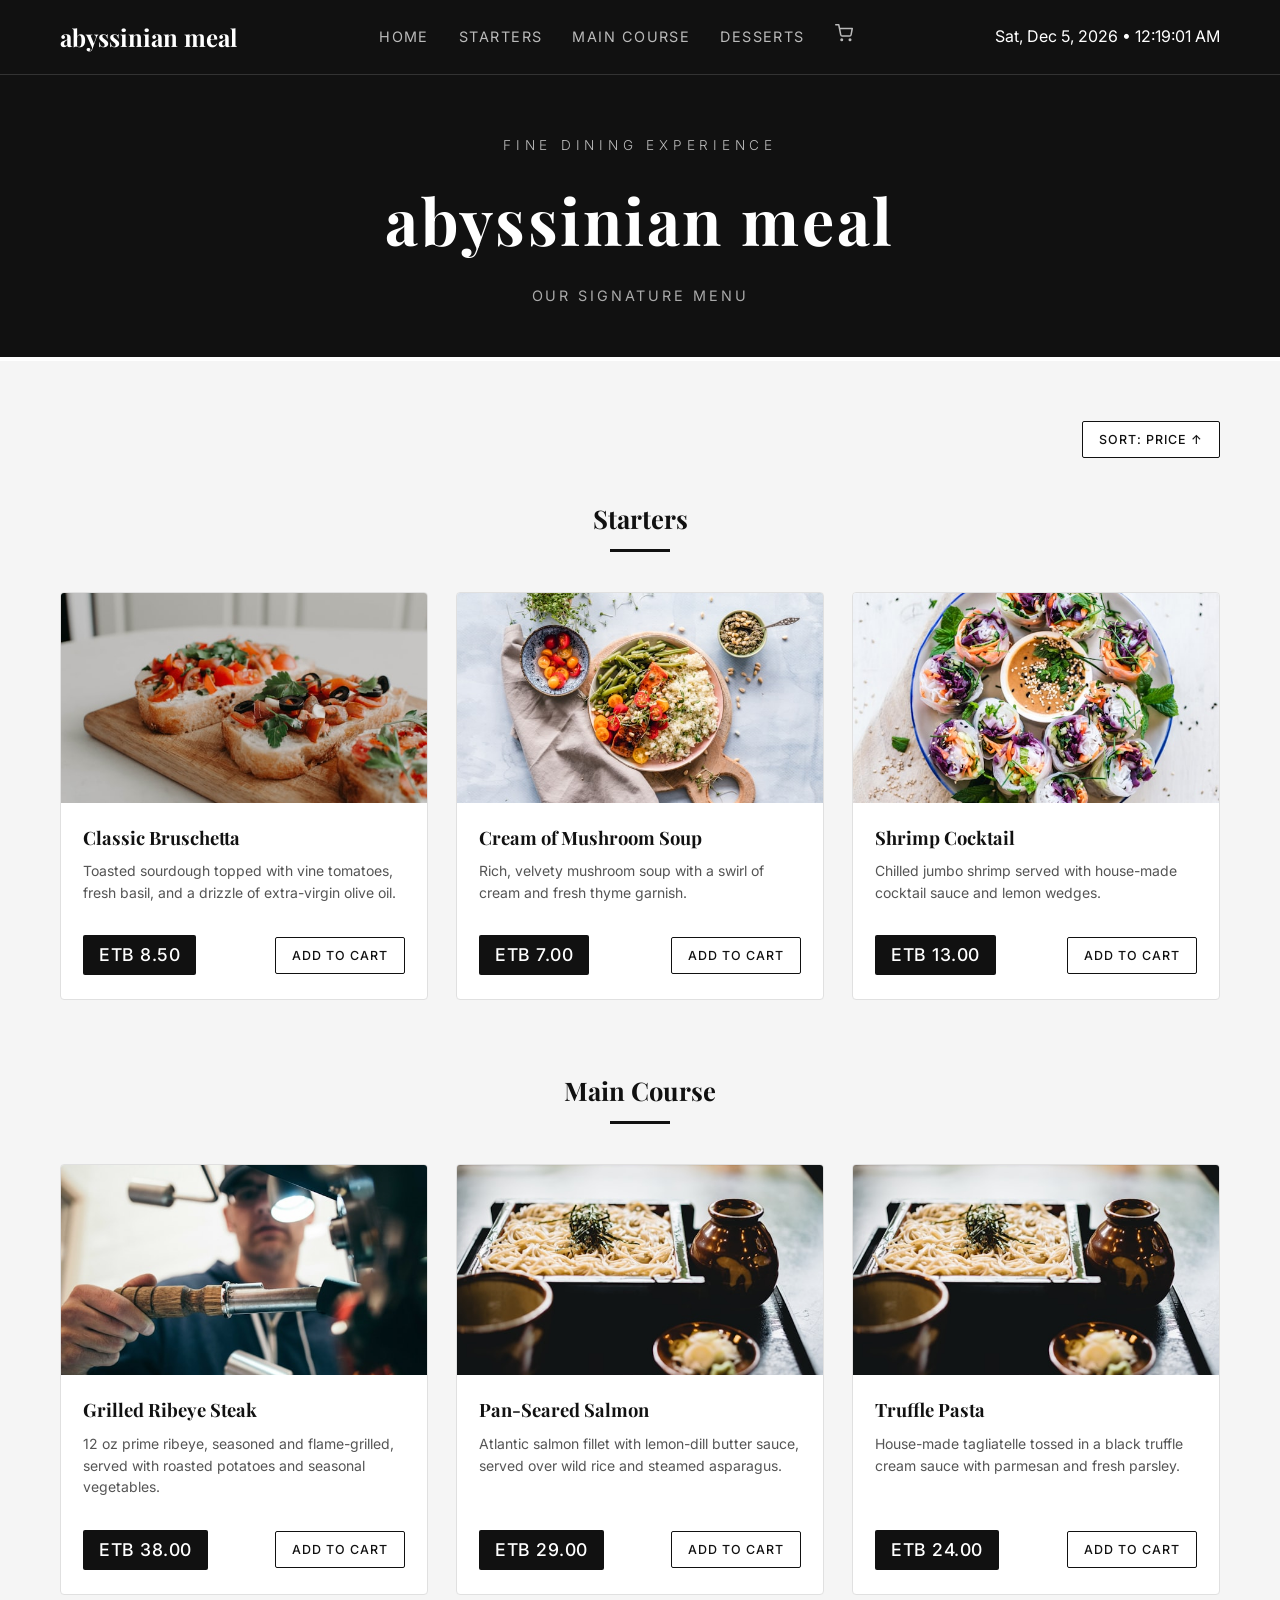
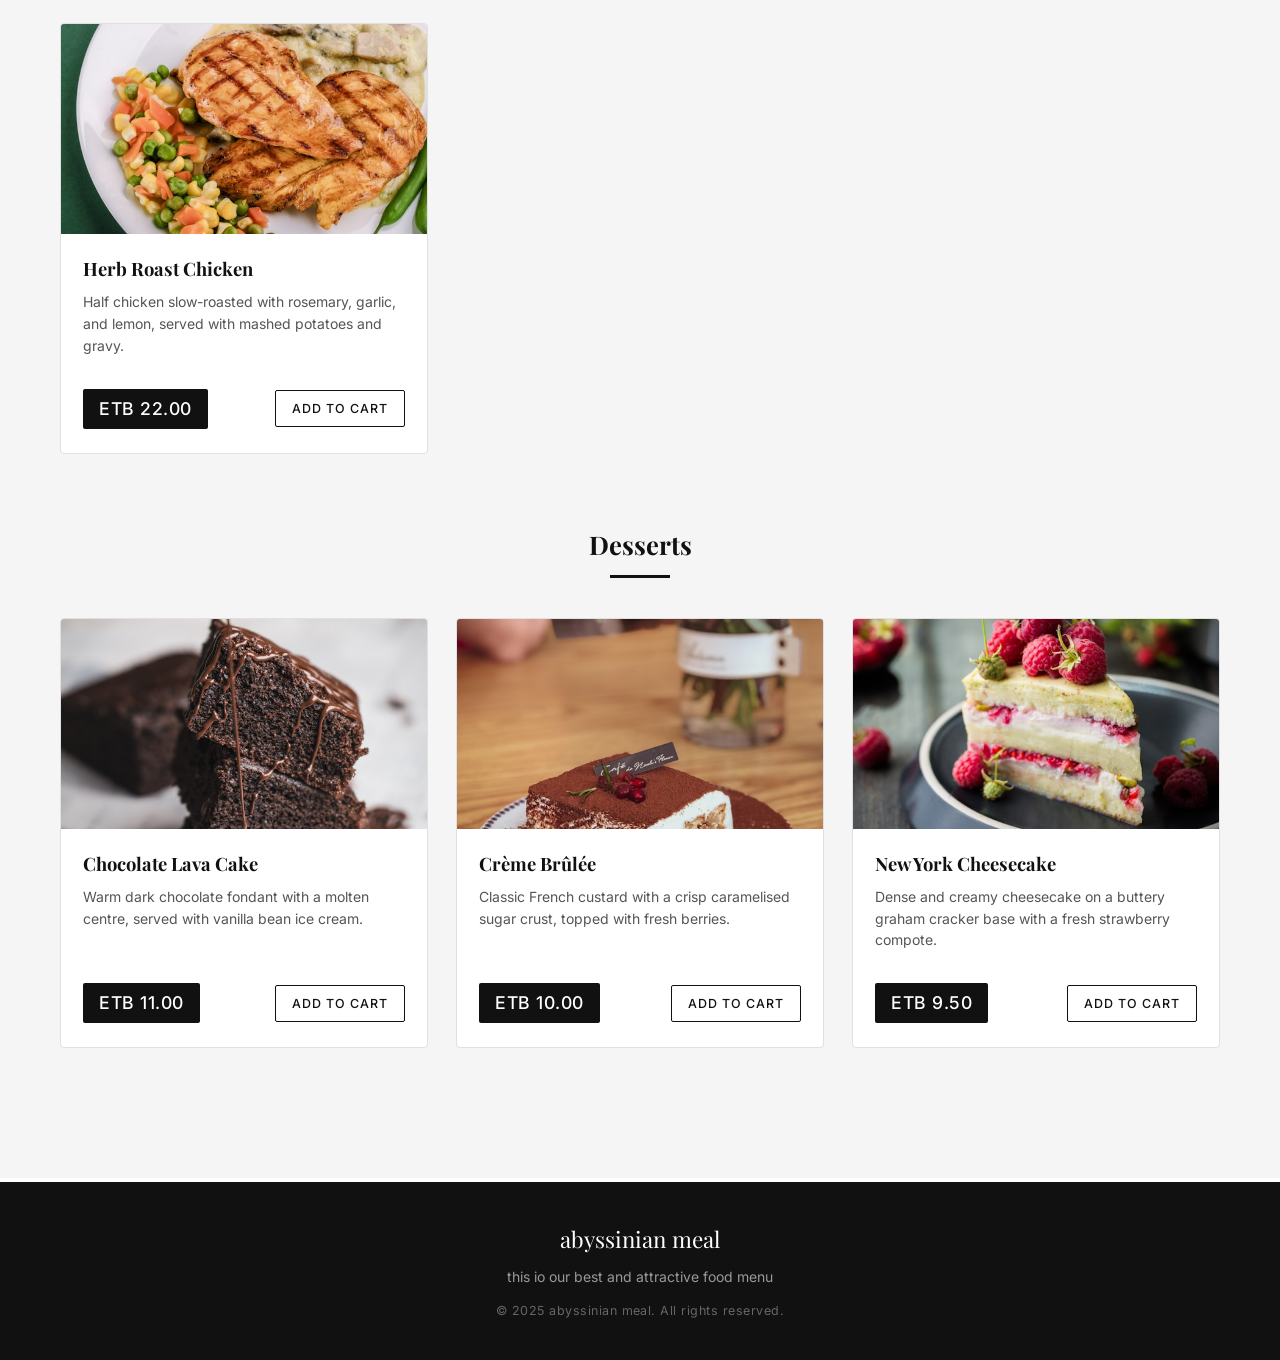
<file: index.html>
<!doctype html>
<html lang="en">
  <head>
    <meta charset="UTF-8" />
    <meta name="viewport" content="width=device-width, initial-scale=1.0" />
    <title>abyssinian meal — Food Menu</title>
    <link rel="stylesheet" href="style.css" />
    <link
      href="https://fonts.googleapis.com/css2?family=Playfair+Display:wght@400;700&family=Inter:wght@300;400;500&display=swap"
      rel="stylesheet"
    />
  </head>
  <body>
    <nav class="navbar">
      <div class="nav-container">
        <a href="#" class="logo">abyssinian meal</a>

        <ul class="nav-links">
          <li><a href="#">Home</a></li>
          <li><a href="#starters">Starters</a></li>
          <li><a href="#main-course">Main Course</a></li>
          <li><a href="#desserts">Desserts</a></li>
          <li>
            

            <a href="cart.html" class="nav-cart" aria-label="Go to cart">
              <svg
                class="nav-cart-icon"
                width="18"
                height="18"
                viewBox="0 0 24 24"
                fill="none"
                stroke="currentColor"
                stroke-width="2"
                stroke-linecap="round"
                stroke-linejoin="round"
                aria-hidden="true"
              >
                <circle cx="9" cy="21" r="1"></circle>
                <circle cx="20" cy="21" r="1"></circle>
                <path
                  d="M1 1h4l2.68 13.39a2 2 0 0 0 2 1.61h9.72a2 2 0 0 0 2-1.61L23 6H6"
                ></path>
              </svg>
              <span id="cart-badge" class="cart-badge is-hidden">0</span>
            </a>
          </li>
        </ul>
        <div id="datetime" class="datetime"></div>
      </div>
    </nav>
    <header class="site-header">
      <div class="header-inner">
        <p class="hotel-tagline">Fine Dining Experience</p>
        <h1 class="hotel-name">abyssinian meal</h1>
        <p class="hotel-subtitle">Our Signature Menu</p>
      </div>
    </header>

    <main>
      <div class="sort-bar">
        <button type="button" id="sort-price" class="btn-sort"></button>
      </div>
      <section class="menu-section" id="starters">
        <h2 class="section-title">Starters</h2>
        <div class="menu-grid">
          <article class="card">
            <div class="card-img-wrapper">
              <img src="img/image1.png" alt="Bruschetta" />
            </div>
            <div class="card-body">
              <h3 class="card-name">Classic Bruschetta</h3>
              <p class="card-desc">
                Toasted sourdough topped with vine tomatoes, fresh basil, and a
                drizzle of extra-virgin olive oil.
              </p>
              <div class="card-actions">
                <span class="card-price">ETB 8.50</span>
                <button
                  type="button"
                  class="btn-add"
                  data-id="bruschetta"
                  data-name="Classic Bruschetta"
                  data-desc="Toasted sourdough topped with vine tomatoes, fresh basil, and a drizzle of extra-virgin olive oil."
                  data-price="8.50"
                  data-img="img/image1.png"
                >
                  Add to Cart
                </button>
              </div>
            </div>
          </article>

          <article class="card">
            <div class="card-img-wrapper">
              <img src="img/image2.png" alt="Cream of Mushroom Soup" />
            </div>
            <div class="card-body">
              <h3 class="card-name">Cream of Mushroom Soup</h3>
              <p class="card-desc">
                Rich, velvety mushroom soup with a swirl of cream and fresh
                thyme garnish.
              </p>
              <div class="card-actions">
                <span class="card-price">ETB 7.00</span>
                <button
                  type="button"
                  class="btn-add"
                  data-id="mushroom-soup"
                  data-name="Cream of Mushroom Soup"
                  data-desc="Rich, velvety mushroom soup with a swirl of cream and fresh thyme garnish."
                  data-price="7.00"
                  data-img="img/image2.png"
                >
                  Add to Cart
                </button>
              </div>
            </div>
          </article>

          <article class="card">
            <div class="card-img-wrapper">
              <img src="img/image3.png" alt="Shrimp Cocktail" />
            </div>
            <div class="card-body">
              <h3 class="card-name">Shrimp Cocktail</h3>
              <p class="card-desc">
                Chilled jumbo shrimp served with house-made cocktail sauce and
                lemon wedges.
              </p>
              <div class="card-actions">
                <span class="card-price">ETB 13.00</span>
                <button
                  type="button"
                  class="btn-add"
                  data-id="shrimp-cocktail"
                  data-name="Shrimp Cocktail"
                  data-desc="Chilled jumbo shrimp served with house-made cocktail sauce and lemon wedges."
                  data-price="13.00"
                  data-img="img/image3.png"
                >
                  Add to Cart
                </button>
              </div>
            </div>
          </article>
        </div>
      </section>
      <section class="menu-section" id="main-course">
        <h2 class="section-title">Main Course</h2>
        <div class="menu-grid">
          <article class="card">
            <div class="card-img-wrapper">
              <img src="img/image4.png" alt="Grilled Ribeye" />
            </div>
            <div class="card-body">
              <h3 class="card-name">Grilled Ribeye Steak</h3>
              <p class="card-desc">
                12 oz prime ribeye, seasoned and flame-grilled, served with
                roasted potatoes and seasonal vegetables.
              </p>
              <div class="card-actions">
                <span class="card-price">ETB 38.00</span>
                <button
                  type="button"
                  class="btn-add"
                  data-id="ribeye-steak"
                  data-name="Grilled Ribeye Steak"
                  data-desc="12 oz prime ribeye, seasoned and flame-grilled, served with roasted potatoes and seasonal vegetables."
                  data-price="38.00"
                  data-img="img/image4.png"
                >
                  Add to Cart
                </button>
              </div>
            </div>
          </article>

          <article class="card">
            <div class="card-img-wrapper">
              <img src="img/image5.png" alt="Pan-Seared Salmon" />
            </div>
            <div class="card-body">
              <h3 class="card-name">Pan-Seared Salmon</h3>
              <p class="card-desc">
                Atlantic salmon fillet with lemon-dill butter sauce, served over
                wild rice and steamed asparagus.
              </p>
              <div class="card-actions">
                <span class="card-price">ETB 29.00</span>
                <button
                  type="button"
                  class="btn-add"
                  data-id="pan-seared-salmon"
                  data-name="Pan-Seared Salmon"
                  data-desc="Atlantic salmon fillet with lemon-dill butter sauce, served over wild rice and steamed asparagus."
                  data-price="29.00"
                  data-img="img/image5.png"
                >
                  Add to Cart
                </button>
              </div>
            </div>
          </article>

          <article class="card">
            <div class="card-img-wrapper">
              <img src="img/image5.png" alt="Truffle Pasta" />
            </div>
            <div class="card-body">
              <h3 class="card-name">Truffle Pasta</h3>
              <p class="card-desc">
                House-made tagliatelle tossed in a black truffle cream sauce
                with parmesan and fresh parsley.
              </p>
              <div class="card-actions">
                <span class="card-price">ETB 24.00</span>
                <button
                  type="button"
                  class="btn-add"
                  data-id="truffle-pasta"
                  data-name="Truffle Pasta"
                  data-desc="House-made tagliatelle tossed in a black truffle cream sauce with parmesan and fresh parsley."
                  data-price="24.00"
                  data-img="img/image5.png"
                >
                  Add to Cart
                </button>
              </div>
            </div>
          </article>

          <article class="card">
            <div class="card-img-wrapper">
              <img src="img/image6.png" alt="Herb Roast Chicken" />
            </div>
            <div class="card-body">
              <h3 class="card-name">Herb Roast Chicken</h3>
              <p class="card-desc">
                Half chicken slow-roasted with rosemary, garlic, and lemon,
                served with mashed potatoes and gravy.
              </p>
              <div class="card-actions">
                <span class="card-price">ETB 22.00</span>
                <button
                  type="button"
                  class="btn-add"
                  data-id="roast-chicken"
                  data-name="Herb Roast Chicken"
                  data-desc="Half chicken slow-roasted with rosemary, garlic, and lemon, served with mashed potatoes and gravy."
                  data-price="22.00"
                  data-img="img/image6.png"
                >
                  Add to Cart
                </button>
              </div>
            </div>
          </article>
        </div>
      </section>

      <section class="menu-section" id="desserts">
        <h2 class="section-title">Desserts</h2>
        <div class="menu-grid">
          <article class="card">
            <div class="card-img-wrapper">
              <img src="img/image7.png" alt="Chocolate Lava Cake" />
            </div>
            <div class="card-body">
              <h3 class="card-name">Chocolate Lava Cake</h3>
              <p class="card-desc">
                Warm dark chocolate fondant with a molten centre, served with
                vanilla bean ice cream.
              </p>
              <div class="card-actions">
                <span class="card-price">ETB 11.00</span>
                <button
                  type="button"
                  class="btn-add"
                  data-id="lava-cake"
                  data-name="Chocolate Lava Cake"
                  data-desc="Warm dark chocolate fondant with a molten centre, served with vanilla bean ice cream."
                  data-price="11.00"
                  data-img="img/image7.png"
                >
                  Add to Cart
                </button>
              </div>
            </div>
          </article>

          <article class="card">
            <div class="card-img-wrapper">
              <img src="img/image8.png" alt="Crème Brûlée" />
            </div>
            <div class="card-body">
              <h3 class="card-name">Crème Brûlée</h3>
              <p class="card-desc">
                Classic French custard with a crisp caramelised sugar crust,
                topped with fresh berries.
              </p>
              <div class="card-actions">
                <span class="card-price">ETB 10.00</span>
                <button
                  type="button"
                  class="btn-add"
                  data-id="creme-brulee"
                  data-name="Crème Brûlée"
                  data-desc="Classic French custard with a crisp caramelised sugar crust, topped with fresh berries."
                  data-price="10.00"
                  data-img="img/image8.png"
                >
                  Add to Cart
                </button>
              </div>
            </div>
          </article>

          <article class="card">
            <div class="card-img-wrapper">
              <img src="img/image9.png" alt="New York Cheesecake" />
            </div>
            <div class="card-body">
              <h3 class="card-name">New York Cheesecake</h3>
              <p class="card-desc">
                Dense and creamy cheesecake on a buttery graham cracker base
                with a fresh strawberry compote.
              </p>
              <div class="card-actions">
                <span class="card-price">ETB 9.50</span>
                <button
                  type="button"
                  class="btn-add"
                  data-id="cheesecake"
                  data-name="New York Cheesecake"
                  data-desc="Dense and creamy cheesecake on a buttery graham cracker base with a fresh strawberry compote."
                  data-price="9.50"
                  data-img="img/image9.png"
                >
                  Add to Cart
                </button>
              </div>
            </div>
          </article>
        </div>
      </section>
    </main>

    <footer class="site-footer">
      <div class="footer-inner">
        <p class="footer-name">abyssinian meal</p>
        <p class="footer-detail">this io our best and attractive food menu</p>
        <p class="footer-copy">
          &copy; 2025 abyssinian meal. All rights reserved.
        </p>
      </div>
    </footer>

    <script src="cart.js"></script>
  </body>
</html>
</file>
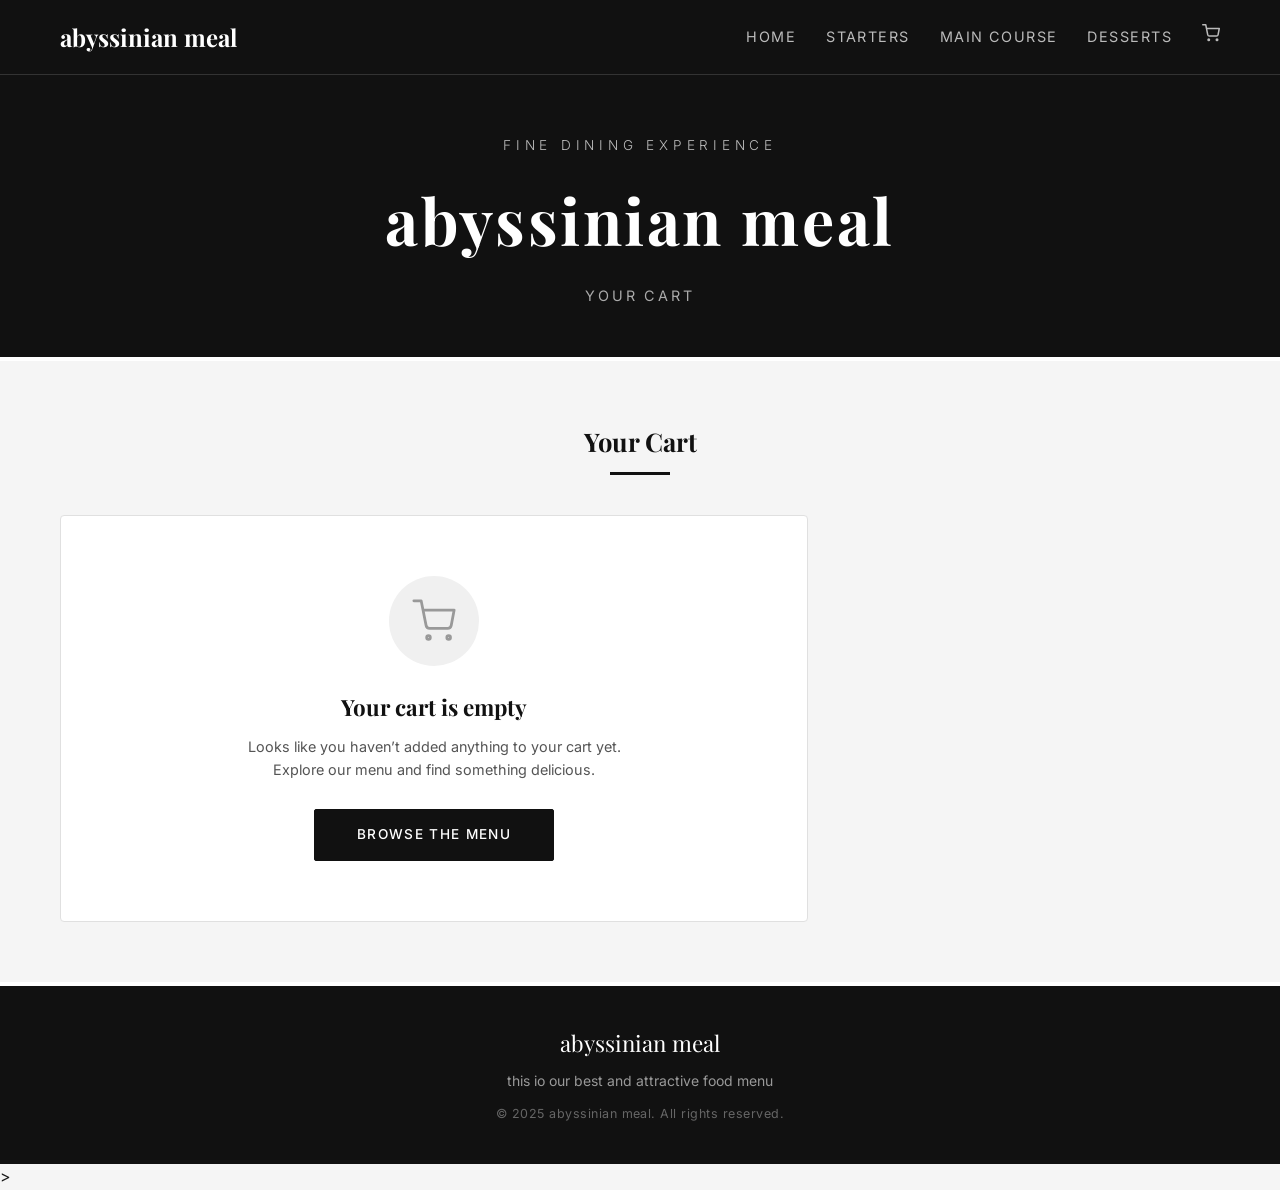
<file: cart.html>
<!doctype html>
<html lang="en">
  <head>
    <meta charset="UTF-8" />
    <meta name="viewport" content="width=device-width, initial-scale=1.0" />
    <title>abyssinian meal — Your Cart</title>
    <link rel="stylesheet" href="style.css" />
    <link rel="stylesheet" href="cart.css" />
    <link
      href="https://fonts.googleapis.com/css2?family=Playfair+Display:wght@400;700&family=Inter:wght@300;400;500&display=swap"
      rel="stylesheet"
    />
  </head>
  <body>
    <nav class="navbar">
      <div class="nav-container">
        <a href="index.html" class="logo">abyssinian meal</a>

        <ul class="nav-links">
          <li><a href="index.html">Home</a></li>
          <li><a href="index.html#starters">Starters</a></li>
          <li><a href="index.html#main-course">Main Course</a></li>
          <li><a href="index.html#desserts">Desserts</a></li>
          <li>
            <a href="cart.html" class="nav-cart" aria-label="Go to cart">
              <svg
                class="nav-cart-icon"
                width="18"
                height="18"
                viewBox="0 0 24 24"
                fill="none"
                stroke="currentColor"
                stroke-width="2"
                stroke-linecap="round"
                stroke-linejoin="round"
                aria-hidden="true"
              >
                <circle cx="9" cy="21" r="1"></circle>
                <circle cx="20" cy="21" r="1"></circle>
                <path d="M1 1h4l2.68 13.39a2 2 0 0 0 2 1.61h9.72a2 2 0 0 0 2-1.61L23 6H6"></path>
              </svg>
              <span id="cart-badge" class="cart-badge is-hidden">0</span>
            </a>
          </li>
        </ul>
      </div>
    </nav>

    <header class="site-header">
      <div class="header-inner">
        <p class="hotel-tagline">Fine Dining Experience</p>
        <h1 class="hotel-name">abyssinian meal</h1>
        <p class="hotel-subtitle">Your Cart</p>
      </div>
    </header>

    <main class="cart-main">
      <h2 class="section-title">Your Cart</h2>
      <p id="cart-count-line" class="cart-count-line is-hidden">
        You have <span id="cart-count">0</span> item(s) in your cart.
      </p>

      <div class="cart-layout">
        <section class="cart-content" aria-label="Cart items">
          <div id="cart-empty" class="cart-empty is-hidden">
            <div class="cart-empty-icon" aria-hidden="true">
              <svg
                viewBox="0 0 24 24"
                fill="none"
                stroke="currentColor"
                stroke-width="1.5"
                stroke-linecap="round"
                stroke-linejoin="round"
              >
                <circle cx="9" cy="21" r="1"></circle>
                <circle cx="20" cy="21" r="1"></circle>
                <path d="M1 1h4l2.68 13.39a2 2 0 0 0 2 1.61h9.72a2 2 0 0 0 2-1.61L23 6H6"></path>
              </svg>
            </div>
            <h3 class="cart-empty-title">Your cart is empty</h3>
            <p class="cart-empty-text">
              Looks like you haven&rsquo;t added anything to your cart yet.
              Explore our menu and find something delicious.
            </p>
            <a href="index.html" class="btn-browse">Browse the Menu</a>
          </div>

          <div id="cart-items" class="cart-items"></div>
        </section>

        <aside id="cart-summary" class="order-summary is-hidden" aria-label="Order summary">
          <h3 class="summary-title">Order Summary</h3>
          <div class="summary-rows">
            <div class="summary-row">
              <span>Subtotal</span>
              <span class="value" id="summary-subtotal">$0.00</span>
            </div>
            <div class="summary-row">
              <span>Delivery Fee</span>
              <span class="value" id="summary-delivery">$0.00</span>
            </div>
            <div class="summary-row">
              <span>Tax</span>
              <span class="value" id="summary-tax">$0.00</span>
            </div>
            <div class="summary-row">
              <span>Discount</span>
              <span class="value summary-discount" id="summary-discount">$0.00</span>
            </div>
          </div>
          <div class="summary-total">
            <span class="label">Grand Total</span>
            <span class="value" id="summary-grand">$0.00</span>
          </div>
          <button type="button" id="place-order" class="btn-place-order">
            Place Order
          </button>
          <a href="index.html" class="btn-continue">Continue Ordering</a>
        </aside>
      </div>
    </main>

    <div
      id="order-modal"
      class="order-modal"
      role="dialog"
      aria-modal="true"
      aria-labelledby="order-modal-title"
    >
      <div class="order-modal-box">
        <div class="order-modal-icon" aria-hidden="true">
          <svg
            viewBox="0 0 24 24"
            fill="none"
            stroke="currentColor"
            stroke-width="2.5"
            stroke-linecap="round"
            stroke-linejoin="round"
          >
            <polyline points="20 6 9 17 4 12"></polyline>
          </svg>
        </div>
        <h3 id="order-modal-title" class="order-modal-title">Order Placed!</h3>
        <p class="order-modal-text">
          Thank you for your order. Our kitchen is already preparing your meal.
        </p>
        <a href="index.html" class="btn-browse">Continue Ordering</a>
      </div>
    </div>

    <footer class="site-footer">
      <div class="footer-inner">
        <p class="footer-name">abyssinian meal</p>
        <p class="footer-detail">this io our best and attractive food menu</p>
        <p class="footer-copy">
          &copy; 2025 abyssinian meal. All rights reserved.
        </p>
      </div>
    </footer>

    <script src="cart.js"></script>
  </body>
</html>
>
</html>
</file>
<file: style.css>
* {
  box-sizing: border-box;
  margin: 0;
  padding: 0;
}

html {
  scroll-behavior: smooth;
}

body {
  font-family: "Inter", sans-serif;
  background-color: #f5f5f5;
  color: #1a1a1a;
  line-height: 1.6;
}
.navbar {
  background-color: #111111;
  color: white;
  position: sticky;
  top: 0;
  z-index: 1000;
  border-bottom: 1px solid #333;
}

.nav-container {
  max-width: 1200px;
  margin: auto;
  padding: 18px 20px;
  display: flex;
  justify-content: space-between;
  align-items: center;
}

.logo {
  font-family: "Playfair Display", serif;
  font-size: 1.5rem;
  color: white;
  text-decoration: none;
  font-weight: 700;
}

.nav-links {
  display: flex;
  list-style: none;
  gap: 30px;
}

.nav-links a {
  color: #bbbbbb;
  text-decoration: none;
  font-size: 0.9rem;
  text-transform: uppercase;
  letter-spacing: 0.1em;
  transition: color 0.3s ease;
}

.nav-links a:hover {
  color: white;
}

img {
  display: block;
  width: 100%;
  height: 100%;
  object-fit: cover;
}

.site-header {
  background-color: #111111;
  color: #ffffff;
  text-align: center;
  padding: 60px 20px 50px;
  border-bottom: 4px solid #ffffff;
}

.hotel-tagline {
  font-family: "Inter", sans-serif;
  font-weight: 300;
  font-size: 0.85rem;
  letter-spacing: 0.35em;
  text-transform: uppercase;
  color: #bbbbbb;
  margin-bottom: 12px;
}

.hotel-name {
  font-family: "Playfair Display", serif;
  font-size: clamp(2.2rem, 6vw, 4rem);
  font-weight: 700;
  letter-spacing: 0.04em;
  color: #ffffff;
  margin-bottom: 12px;
}

.hotel-subtitle {
  font-family: "Inter", sans-serif;
  font-size: 0.9rem;
  font-weight: 400;
  letter-spacing: 0.2em;
  text-transform: uppercase;
  color: #aaaaaa;
}

main {
  max-width: 1200px;
  margin: 0 auto;
  padding: 60px 20px;
}

.menu-section {
  margin-bottom: 70px;
  scroll-margin-top: 100px;
}

.sort-bar {
  display: flex;
  justify-content: flex-end;
  margin-bottom: 40px;
}

.btn-sort {
  font-family: "Inter", sans-serif;
  font-size: 0.78rem;
  font-weight: 500;
  text-transform: uppercase;
  letter-spacing: 0.08em;
  color: #111111;
  background-color: #ffffff;
  border: 1px solid #111111;
  padding: 10px 16px;
  border-radius: 2px;
  cursor: pointer;
  transition:
    background-color 0.25s ease,
    color 0.25s ease,
    transform 0.15s ease;
}

.btn-sort:hover {
  background-color: #111111;
  color: #ffffff;
}

.btn-sort:active {
  transform: scale(0.97);
}

.section-title {
  font-family: "Playfair Display", serif;
  font-size: 1.6rem;
  font-weight: 700;
  color: #111111;
  text-align: center;
  margin-bottom: 10px;
  position: relative;
}

.section-title::after {
  content: "";
  display: block;
  width: 60px;
  height: 3px;
  background-color: #111111;
  margin: 10px auto 40px;
}
.menu-grid {
  display: grid;
  grid-template-columns: repeat(auto-fill, minmax(280px, 1fr));
  gap: 28px;
}

.card {
  background-color: #ffffff;
  border: 1px solid #e0e0e0;
  border-radius: 4px;
  overflow: hidden;
  display: flex;
  flex-direction: column;
  transition:
    transform 0.25s ease,
    box-shadow 0.25s ease;
}

.card:hover {
  transform: translateY(-6px);
  box-shadow: 0 12px 28px rgba(0, 0, 0, 0.12);
}

.card-img-wrapper {
  width: 100%;
  height: 210px;
  overflow: hidden;
  background-color: #e8e8e8;
}

.card-img-wrapper img {
  transition: transform 0.4s ease;
}

.card:hover .card-img-wrapper img {
  transform: scale(1.06);
}

.card-body {
  padding: 20px 22px 24px;
  display: flex;
  flex-direction: column;
  flex: 1;
}

.card-name {
  font-family: "Playfair Display", serif;
  font-size: 1.15rem;
  font-weight: 700;
  color: #111111;
  margin-bottom: 8px;
}

.card-desc {
  font-size: 0.875rem;
  color: #555555;
  line-height: 1.55;
  flex: 1;
  margin-bottom: 16px;
}

.card-price {
  display: inline-block;
  font-size: 1.1rem;
  font-weight: 500;
  color: #ffffff;
  background-color: #111111;
  padding: 6px 16px;
  border-radius: 2px;
  align-self: flex-start;
  letter-spacing: 0.03em;
}

.site-footer {
  background-color: #111111;
  color: #bbbbbb;
  text-align: center;
  padding: 40px 20px;
  border-top: 4px solid #ffffff;
}

.footer-name {
  font-family: "Playfair Display", serif;
  font-size: 1.4rem;
  color: #ffffff;
  margin-bottom: 8px;
}

.footer-detail {
  font-size: 0.875rem;
  margin-bottom: 12px;
  color: #999999;
}

.footer-copy {
  font-size: 0.78rem;
  color: #666666;
  letter-spacing: 0.04em;
}

@media (max-width: 768px) {
  .site-header {
    padding: 44px 16px 36px;
  }

  main {
    padding: 40px 16px;
  }

  .menu-grid {
    grid-template-columns: repeat(auto-fill, minmax(240px, 1fr));
    gap: 20px;
  }
  .nav-container {
    flex-direction: column;
    gap: 15px;
  }

  .nav-links {
    gap: 15px;
    flex-wrap: wrap;
    justify-content: center;
  }

  .nav-links a {
    font-size: 0.75rem;
  }
}

@media (max-width: 480px) {
  .menu-grid {
    grid-template-columns: 1fr;
  }

  .card-img-wrapper {
    height: 190px;
  }
}

.card-actions {
  display: flex;
  align-items: center;
  justify-content: space-between;
  gap: 12px;
  margin-top: 16px;
}

.btn-add {
  font-family: "Inter", sans-serif;
  font-size: 0.78rem;
  font-weight: 500;
  text-transform: uppercase;
  letter-spacing: 0.08em;
  color: #111111;
  background-color: #ffffff;
  border: 1px solid #111111;
  padding: 10px 16px;
  border-radius: 2px;
  cursor: pointer;
  white-space: nowrap;
  transition:
    background-color 0.25s ease,
    color 0.25s ease,
    transform 0.15s ease;
}

.btn-add:hover {
  background-color: #111111;
  color: #ffffff;
}

.btn-add:active {
  transform: scale(0.97);
}

.nav-cart {
  display: inline-flex;
  align-items: center;
  gap: 6px;
  position: relative;
}

.nav-cart-icon {
  display: block;
  flex-shrink: 0;
}

.cart-badge {
  min-width: 18px;
  height: 18px;
  padding: 0 5px;
  border-radius: 9px;
  background-color: #ffffff;
  color: #111111;
  font-size: 0.68rem;
  font-weight: 500;
  line-height: 1;
  display: inline-flex;
  align-items: center;
  justify-content: center;
}

.cart-badge.is-hidden {
  display: none;
}

.toast {
  position: fixed;
  left: 50%;
  bottom: 28px;
  transform: translateX(-50%) translateY(20px);
  background-color: #111111;
  color: #ffffff;
  font-size: 0.9rem;
  padding: 13px 22px;
  border-radius: 2px;
  opacity: 0;
  visibility: hidden;
  z-index: 2000;
  box-shadow: 0 8px 24px rgba(0, 0, 0, 0.25);
  max-width: calc(100vw - 40px);
  text-align: center;
  transition:
    opacity 0.3s ease,
    transform 0.3s ease,
    visibility 0.3s ease;
}

.toast.is-visible {
  opacity: 1;
  visibility: visible;
  transform: translateX(-50%) translateY(0);
}
</file>
<file: cart.css>
.cart-main {
  min-height: 60vh;
}

.cart-count-line {
  text-align: center;
  color: #666666;
  font-size: 0.9rem;
  letter-spacing: 0.04em;
  margin-bottom: 32px;
}

.cart-count-line.is-hidden {
  display: none;
}

.cart-layout {
  display: grid;
  grid-template-columns: minmax(0, 1fr) 380px;
  gap: 32px;
  align-items: start;
}

.cart-content {
  min-width: 0;
}

.cart-item {
  display: flex;
  gap: 20px;
  padding: 20px;
  background-color: #ffffff;
  border: 1px solid #e0e0e0;
  border-radius: 4px;
  margin-bottom: 16px;
  animation: fadeSlideIn 0.25s ease;
  transition:
    box-shadow 0.25s ease,
    transform 0.25s ease;
}

.cart-item:hover {
  box-shadow: 0 8px 20px rgba(0, 0, 0, 0.08);
  transform: translateY(-2px);
}

.cart-item-img {
  width: 120px;
  height: 120px;
  flex-shrink: 0;
  object-fit: cover;
  border-radius: 4px;
  background-color: #e8e8e8;
}

.cart-item-body {
  flex: 1;
  display: flex;
  flex-direction: column;
  min-width: 0;
}

.cart-item-header {
  display: flex;
  justify-content: space-between;
  gap: 16px;
  margin-bottom: 12px;
}

.cart-item-heading {
  min-width: 0;
}

.cart-item-name {
  font-family: "Playfair Display", serif;
  font-size: 1.1rem;
  font-weight: 700;
  color: #111111;
  margin-bottom: 6px;
}

.cart-item-desc {
  font-size: 0.85rem;
  color: #555555;
  line-height: 1.5;
}

.cart-item-unit {
  font-size: 0.9rem;
  font-weight: 500;
  color: #111111;
  white-space: nowrap;
}

.cart-item-footer {
  margin-top: auto;
  display: flex;
  align-items: center;
  gap: 16px;
  flex-wrap: wrap;
}

.qty-control {
  display: inline-flex;
  align-items: center;
  border: 1px solid #e0e0e0;
  border-radius: 2px;
  background-color: #ffffff;
}

.qty-btn {
  width: 34px;
  height: 34px;
  border: none;
  background: none;
  font-size: 1.1rem;
  color: #111111;
  cursor: pointer;
  display: inline-flex;
  align-items: center;
  justify-content: center;
  transition:
    background-color 0.2s ease,
    color 0.2s ease;
}

.qty-btn:hover {
  background-color: #111111;
  color: #ffffff;
}

.qty-btn:disabled {
  color: #bbbbbb;
  cursor: not-allowed;
}

.qty-btn:disabled:hover {
  background-color: transparent;
  color: #bbbbbb;
}

.qty-value {
  min-width: 36px;
  text-align: center;
  font-weight: 500;
  font-size: 0.95rem;
}

.cart-item-subtotal {
  display: flex;
  align-items: baseline;
  gap: 8px;
  margin-left: auto;
}

.cart-item-subtotal .label {
  font-size: 0.72rem;
  text-transform: uppercase;
  letter-spacing: 0.1em;
  color: #999999;
}

.cart-item-subtotal .value {
  font-size: 1.05rem;
  font-weight: 500;
  color: #111111;
}

.btn-remove {
  font-family: "Inter", sans-serif;
  font-size: 0.75rem;
  font-weight: 500;
  text-transform: uppercase;
  letter-spacing: 0.08em;
  color: #c0392b;
  background: none;
  border: 1px solid transparent;
  padding: 8px 10px;
  border-radius: 2px;
  cursor: pointer;
  transition:
    background-color 0.2s ease,
    color 0.2s ease,
    border-color 0.2s ease;
}

.btn-remove:hover {
  background-color: #c0392b;
  border-color: #c0392b;
  color: #ffffff;
}


.order-summary {
  position: sticky;
  top: 96px;
  background-color: #ffffff;
  border: 1px solid #e0e0e0;
  border-radius: 4px;
  padding: 26px;
}

.order-summary.is-hidden {
  display: none;
}

.summary-title {
  font-family: "Playfair Display", serif;
  font-size: 1.25rem;
  font-weight: 700;
  color: #111111;
  padding-bottom: 16px;
  margin-bottom: 18px;
  border-bottom: 1px solid #e0e0e0;
}

.summary-row {
  display: flex;
  justify-content: space-between;
  font-size: 0.92rem;
  color: #555555;
  margin-bottom: 14px;
}

.summary-row .value {
  color: #111111;
  font-weight: 500;
}

.summary-discount.is-active {
  color: #1e7b34;
}

.summary-total {
  display: flex;
  justify-content: space-between;
  align-items: baseline;
  border-top: 1px solid #e0e0e0;
  padding-top: 16px;
  margin-top: 4px;
  margin-bottom: 22px;
}

.summary-total .label {
  font-family: "Playfair Display", serif;
  font-size: 1.1rem;
  font-weight: 700;
  color: #111111;
}

.summary-total .value {
  font-size: 1.35rem;
  font-weight: 500;
  color: #111111;
}


.btn-place-order,
.btn-continue,
.btn-browse {
  display: block;
  width: 100%;
  text-align: center;
  font-family: "Inter", sans-serif;
  font-size: 0.85rem;
  font-weight: 500;
  text-transform: uppercase;
  letter-spacing: 0.1em;
  padding: 14px 20px;
  border-radius: 2px;
  cursor: pointer;
  text-decoration: none;
  transition:
    background-color 0.25s ease,
    color 0.25s ease,
    transform 0.15s ease,
    box-shadow 0.25s ease;
}

.btn-place-order {
  background-color: #111111;
  color: #ffffff;
  border: 1px solid #111111;
  margin-bottom: 12px;
}

.btn-place-order:hover {
  background-color: #2b2b2b;
  box-shadow: 0 6px 16px rgba(0, 0, 0, 0.2);
}

.btn-place-order:active {
  transform: scale(0.98);
}

.btn-continue {
  background-color: #ffffff;
  color: #111111;
  border: 1px solid #111111;
}

.btn-continue:hover {
  background-color: #111111;
  color: #ffffff;
}

.btn-browse {
  max-width: 240px;
  margin: 0 auto;
  background-color: #111111;
  color: #ffffff;
  border: 1px solid #111111;
}

.btn-browse:hover {
  background-color: #2b2b2b;
  box-shadow: 0 6px 16px rgba(0, 0, 0, 0.2);
}


.cart-empty {
  text-align: center;
  background-color: #ffffff;
  border: 1px solid #e0e0e0;
  border-radius: 4px;
  padding: 60px 30px;
}

.cart-empty.is-hidden {
  display: none;
}

.cart-empty-icon {
  width: 90px;
  height: 90px;
  margin: 0 auto 24px;
  display: flex;
  align-items: center;
  justify-content: center;
  border-radius: 50%;
  background-color: #f0f0f0;
  color: #999999;
}

.cart-empty-icon svg {
  width: 44px;
  height: 44px;
}

.cart-empty-title {
  font-family: "Playfair Display", serif;
  font-size: 1.4rem;
  color: #111111;
  margin-bottom: 10px;
}

.cart-empty-text {
  font-size: 0.9rem;
  color: #555555;
  max-width: 400px;
  margin: 0 auto 28px;
}

.order-modal {
  position: fixed;
  inset: 0;
  background-color: rgba(0, 0, 0, 0.55);
  display: flex;
  align-items: center;
  justify-content: center;
  padding: 20px;
  z-index: 3000;
  opacity: 0;
  visibility: hidden;
  transition:
    opacity 0.3s ease,
    visibility 0.3s ease;
}

.order-modal.is-open {
  opacity: 1;
  visibility: visible;
}

.order-modal-box {
  background-color: #ffffff;
  border-radius: 4px;
  max-width: 420px;
  width: 100%;
  text-align: center;
  padding: 44px 36px;
  transform: translateY(16px) scale(0.98);
  transition: transform 0.3s ease;
}

.order-modal.is-open .order-modal-box {
  transform: translateY(0) scale(1);
}

.order-modal-icon {
  width: 72px;
  height: 72px;
  margin: 0 auto 20px;
  border-radius: 50%;
  background-color: #111111;
  color: #ffffff;
  display: flex;
  align-items: center;
  justify-content: center;
}

.order-modal-icon svg {
  width: 34px;
  height: 34px;
}

.order-modal-title {
  font-family: "Playfair Display", serif;
  font-size: 1.5rem;
  color: #111111;
  margin-bottom: 10px;
}

.order-modal-text {
  font-size: 0.9rem;
  color: #555555;
  margin-bottom: 28px;
}

.order-modal .btn-browse {
  max-width: 100%;
}


@keyframes fadeSlideIn {
  from {
    opacity: 0;
    transform: translateY(8px);
  }
  to {
    opacity: 1;
    transform: translateY(0);
  }
}


@media (max-width: 900px) {
  .cart-layout {
    grid-template-columns: 1fr;
  }

  .order-summary {
    position: static;
  }
}

@media (max-width: 560px) {
  .cart-item {
    flex-direction: column;
  }

  .cart-item-img {
    width: 100%;
    height: 200px;
  }

  .cart-item-header {
    flex-direction: column;
    gap: 6px;
  }

  .cart-item-subtotal {
    margin-left: 0;
  }

  .btn-remove {
    width: 100%;
  }
}
</file>
